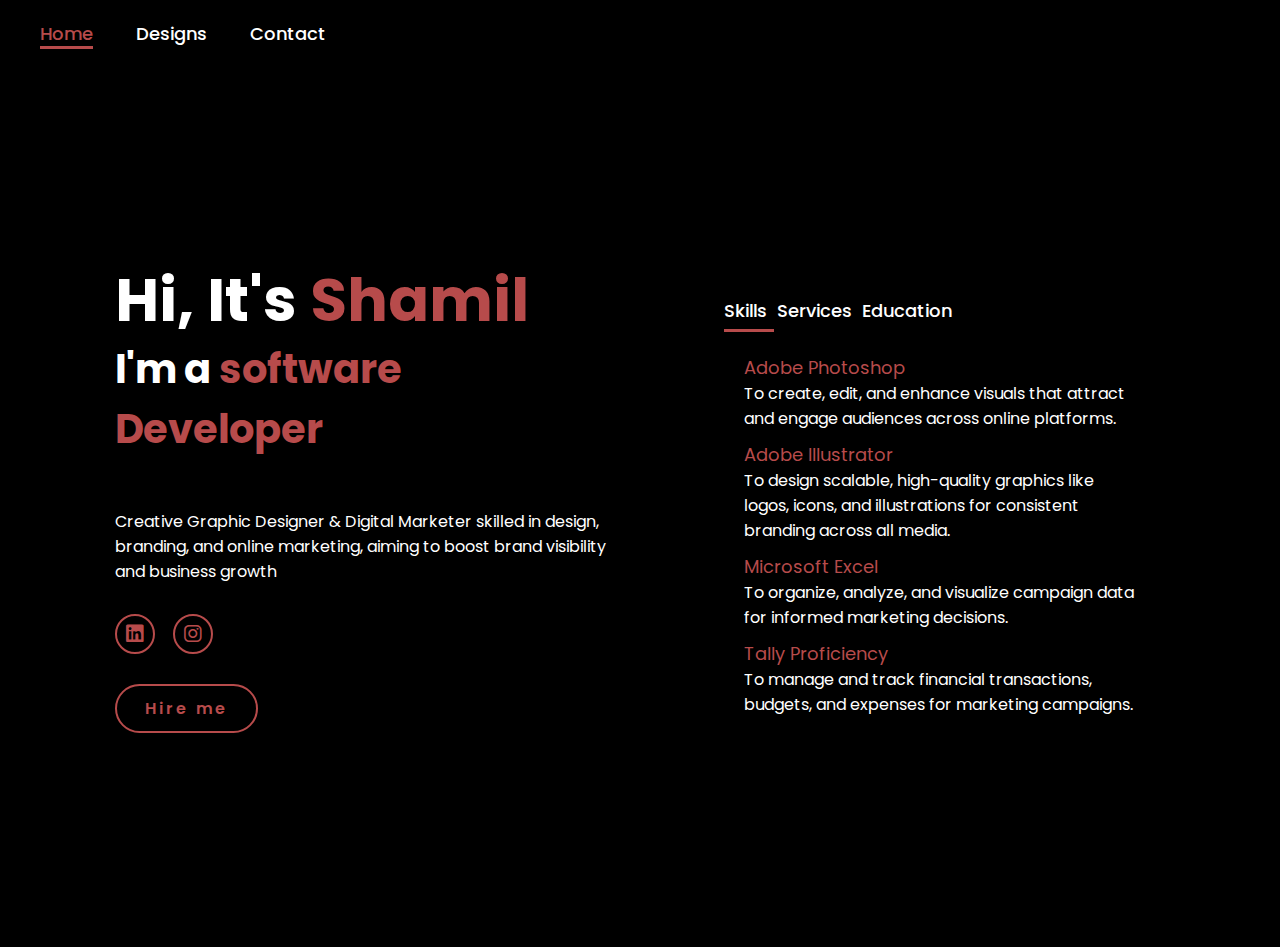
<file: index.html>
<!DOCTYPE html>
<html lang="en">
    
<head>
    <meta charset="UTF-8">
    <meta name="viewport" content="width=device-width, initial-scale=1.0">
    <link rel="stylesheet" href="https://cdnjs.cloudflare.com/ajax/libs/font-awesome/6.5.2/css/all.min.css">
    <link rel="stylesheet" href="styles.css">
    <title>Portfolio Website</title>
</head>
<body>
    <header>

        <nav>
            <a href="index.html" class="active"> Home</a>
            <a href="mywork.html" >Designs</a>
            <a href="contact-form.html" >Contact</a>

        </nav>
    </header>
    <section class="home">
        <div class="home-content">
            <h1>Hi, It's <span>Shamil</span></h1>
            <h3 class="typing-text">I'm a <span></span></h3>
            <p>Creative Graphic Designer & Digital Marketer skilled in design,
              branding, and online marketing, aiming to boost brand visibility and
              business growth</p>
            <div class="social-icons">
                <a href="https://www.linkedin.com/in/mohammed-shamil-8b7944371?utm_source=share&utm_campaign=share_via&utm_content=profile&utm_medium=android_app "><i class="fa-brands fa-linkedin"></i></a>
                <a href="https://www.instagram.com/shamil__urothodi?igsh=bXI5OGVldGk5OGFx"><i class="fa-brands fa-instagram"></i></a>
            </div>
            <a href="contact-form.html" class="btn">Hire me</a>
        </div>

        <div class="about-main">
            <div class="tab-titles">
                <p class="tab-links active-link" onclick="opentab('Skills')">Skills</p>    
                <p class="tab-links" onclick="opentab('Services')">Services</p>
                <p class="tab-links" onclick="opentab('Education')">Education</p>
            </div>
            <div class="tab-contents active-tab" id="Skills">
                <ul>
                    <li><span>Adobe Photoshop</span><br>To create, edit, and enhance visuals that attract and engage audiences across online platforms.</li>
                    <li><span>Adobe Illustrator</span><br>To design scalable, high-quality graphics like logos, icons, and illustrations for consistent branding across all media.</li>
                    <li><span>Microsoft Excel</span><br>To organize, analyze, and visualize campaign data for informed marketing decisions.</li>
                    <li><span>Tally Proficiency</span><br>To manage and track financial transactions, budgets, and expenses for marketing campaigns.</li>
                </ul>
            </div>
            <div class="tab-contents" id="Services">
                 <ul>
                    <li><span>Logo Designing</span><br>Visually represent your brand.</li>
                    <li><span>Social Media Posters</span><br>Promote and engage your audience.</li>
                    <li><span>Menu Card Designing</span><br>Showcase your offerings attractively.</li>
                    <li><span>Resume/CV Designing</span><br>Present your professional career profile.</li>
                    <li><span>Banner And Flex Designing</span><br>Advertise products or events.</li>
                </ul>
            </div>
            <div class="tab-contents" id="Education">
                <ul>
                    <li><span>Digital Marketing</span><br>Adsin institute,calicut</li>
                    <li><span>Diploma in Graphic Design</span><br>Adsin Institute, calicut</li>
                    <li><span>B.Com in Business Process Services</span><br>Sri Krishna Adithya College of arts and science - coimbatore</li>
                    <li><span>Higher Secondary Education</span><br>IKT Higher Secondary School</li>
                    <li><span>SSLC</span><br>IKT High school</li>
                </ul>
            </div>

        </div>

    <script>
        var tablinks = document.getElementsByClassName("tab-links");
        var tabcontents = document.getElementsByClassName("tab-contents");

        function opentab(tabname){
            for(tablink of tablinks){
                tablink.classList.remove("active-link");
            }
            for(tabcontent of tabcontents){
                tabcontent.classList.remove("active-tab");
            }
            event.currentTarget.classList.add("active-link");
            document.getElementById(tabname).classList.add("active-tab");
        }
    </script> 
    </section>   
</body>

</html>
</file>
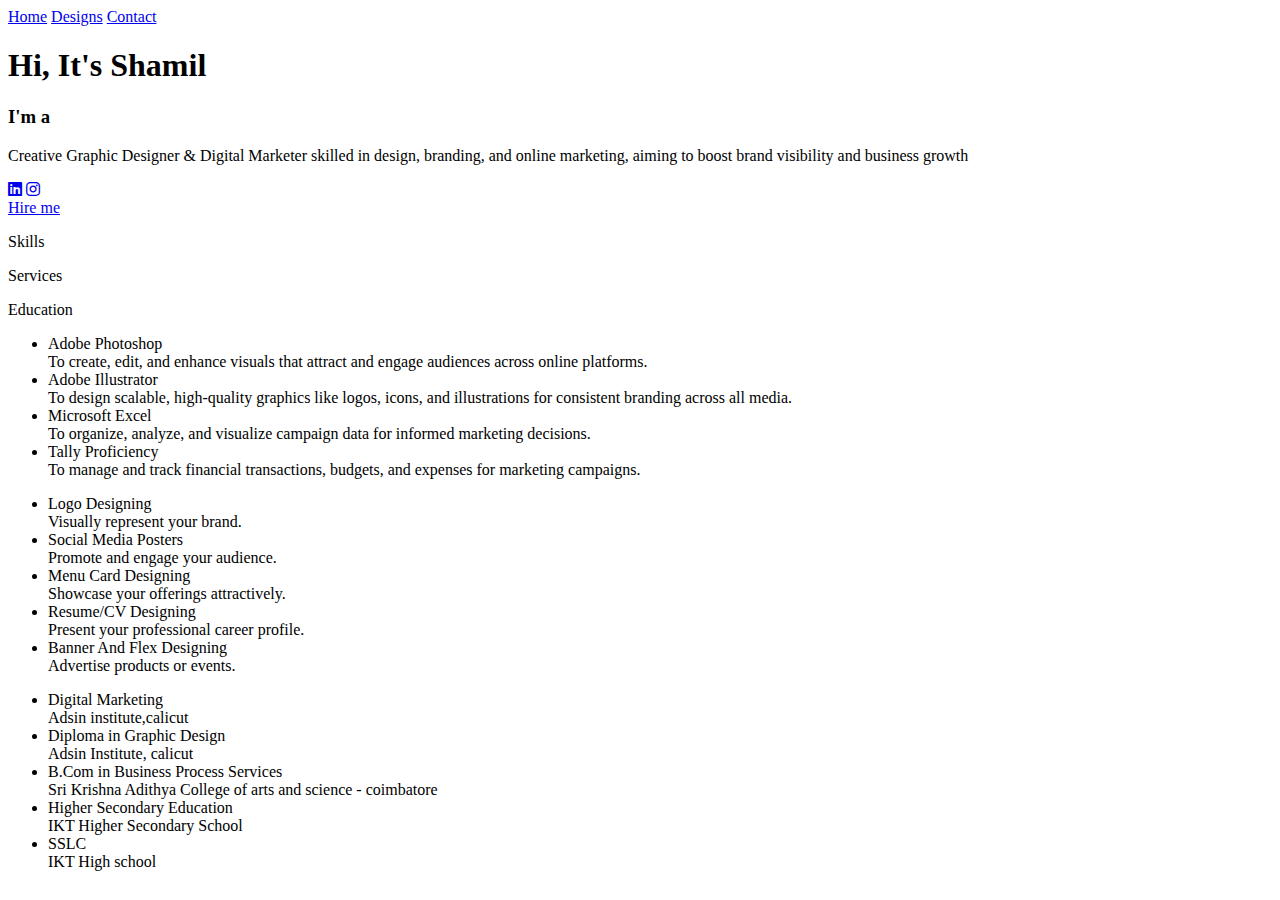
<file: shamil's portfolio/index.html>
<!DOCTYPE html>
<html lang="en">
    
<head>
    <meta charset="UTF-8">
    <meta name="viewport" content="width=device-width, initial-scale=1.0">
    <link rel="stylesheet" href="https://cdnjs.cloudflare.com/ajax/libs/font-awesome/6.5.2/css/all.min.css">
    <link rel="stylesheet" href="D:\shamil's portfolio\styles.css">
    <title>Portfolio Website</title>
</head>
<body>
    <header>

        <nav>
            <a href="D:\shamil's portfolio\index.html" class="active"> Home</a>
            <a href="D:\shamil's portfolio\mywork.html" >Designs</a>
            <a href="D:\shamil's portfolio\contact-form.html" >Contact</a>

        </nav>
    </header>
    <section class="home">
        <div class="home-content">
            <h1>Hi, It's <span>Shamil</span></h1>
            <h3 class="typing-text">I'm a <span></span></h3>
            <p>Creative Graphic Designer & Digital Marketer skilled in design,
              branding, and online marketing, aiming to boost brand visibility and
              business growth</p>
            <div class="social-icons">
                <a href="https://www.linkedin.com/in/mohammed-shamil-8b7944371?utm_source=share&utm_campaign=share_via&utm_content=profile&utm_medium=android_app "><i class="fa-brands fa-linkedin"></i></a>
                <a href="https://www.instagram.com/shamil__urothodi?igsh=bXI5OGVldGk5OGFx"><i class="fa-brands fa-instagram"></i></a>
            </div>
            <a href="D:\shamil's portfolio\contact-form.html" class="btn">Hire me</a>
        </div>

        <div class="about-main">
            <div class="tab-titles">
                <p class="tab-links active-link" onclick="opentab('Skills')">Skills</p>    
                <p class="tab-links" onclick="opentab('Services')">Services</p>
                <p class="tab-links" onclick="opentab('Education')">Education</p>
            </div>
            <div class="tab-contents active-tab" id="Skills">
                <ul>
                    <li><span>Adobe Photoshop</span><br>To create, edit, and enhance visuals that attract and engage audiences across online platforms.</li>
                    <li><span>Adobe Illustrator</span><br>To design scalable, high-quality graphics like logos, icons, and illustrations for consistent branding across all media.</li>
                    <li><span>Microsoft Excel</span><br>To organize, analyze, and visualize campaign data for informed marketing decisions.</li>
                    <li><span>Tally Proficiency</span><br>To manage and track financial transactions, budgets, and expenses for marketing campaigns.</li>
                </ul>
            </div>
            <div class="tab-contents" id="Services">
                 <ul>
                    <li><span>Logo Designing</span><br>Visually represent your brand.</li>
                    <li><span>Social Media Posters</span><br>Promote and engage your audience.</li>
                    <li><span>Menu Card Designing</span><br>Showcase your offerings attractively.</li>
                    <li><span>Resume/CV Designing</span><br>Present your professional career profile.</li>
                    <li><span>Banner And Flex Designing</span><br>Advertise products or events.</li>
                </ul>
            </div>
            <div class="tab-contents" id="Education">
                <ul>
                    <li><span>Digital Marketing</span><br>Adsin institute,calicut</li>
                    <li><span>Diploma in Graphic Design</span><br>Adsin Institute, calicut</li>
                    <li><span>B.Com in Business Process Services</span><br>Sri Krishna Adithya College of arts and science - coimbatore</li>
                    <li><span>Higher Secondary Education</span><br>IKT Higher Secondary School</li>
                    <li><span>SSLC</span><br>IKT High school</li>
                </ul>
            </div>

        </div>

    <script>
        var tablinks = document.getElementsByClassName("tab-links");
        var tabcontents = document.getElementsByClassName("tab-contents");

        function opentab(tabname){
            for(tablink of tablinks){
                tablink.classList.remove("active-link");
            }
            for(tabcontent of tabcontents){
                tabcontent.classList.remove("active-tab");
            }
            event.currentTarget.classList.add("active-link");
            document.getElementById(tabname).classList.add("active-tab");
        }
    </script> 
    </section>   
</body>
</html>
</file>
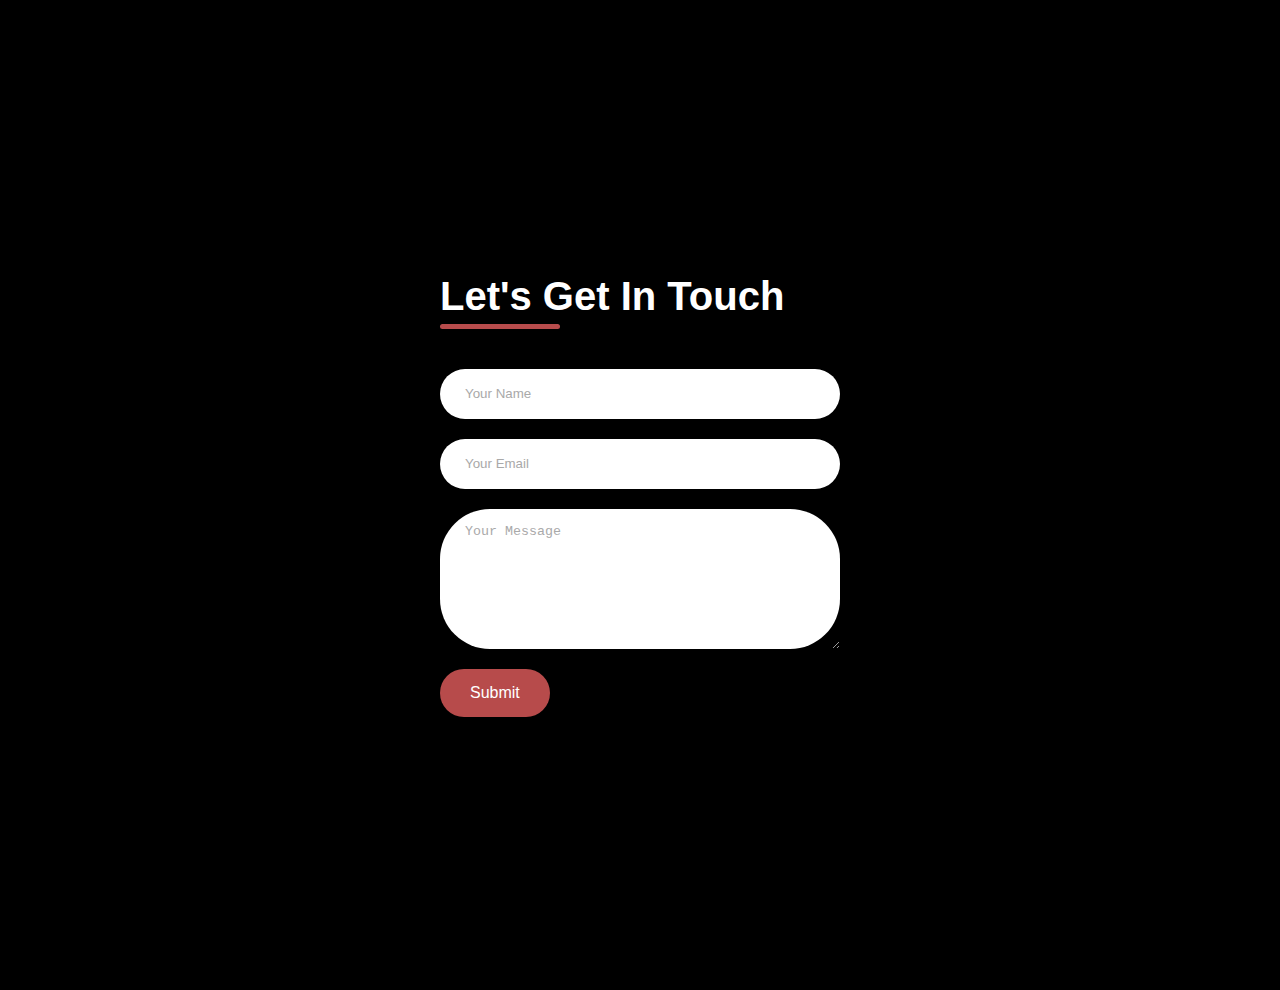
<file: contact-form.html>
<!DOCTYPE html>
<html lang="en">
<head>
    <meta charset="UTF-8">
    <meta name="viewport" content="width=device-width, initial-scale=1.0">
    <title>Contact-Form</title>
</head>
<style>
*{ 
    padding: 0;
    margin: 0;
    box-sizing: border-box;
}

body{
    font-family: 'Poppins', sans-serif;
    background-color: black;
}

.contact-container{
    height: 110vh;
    display: flex;
    align-items: center;
    justify-content: space-evenly;
}

.contact-form{
    display: flex;
    flex-direction: column;
    align-items: start;
    gap: 20px;
}

.title h2{
    font-weight: 600;
    color: white;
    font-size: 40px;
    margin-bottom: 5px;
}

.title hr{
    border: none;
    width: 120px;
    height: 5px;
    background-color: #b74b4b;
    border-radius: 10px;
    margin-bottom: 20px;
}

.contact-inputs{
    width: 400px;
    height: 50px;
    border: none;
    outline: none;
    padding-left: 25px;
    font-weight: 500;
    color: #666;
    border-radius: 50px;
}

.contact-textarea{
    width: 400px;
    height: 140px;
    padding-top: 15px;
    border: none;
    outline: none;
    padding-left: 25px;
    font-weight: 500;
    color: #666;
    border-radius: 50px;

}
.contact-textarea:focus{
    border:2px solid #b74b4b;
}

.contact-textarea::placeholder{
    color: #a9a9a9;
}
.contact-inputs:focus{
    border:2px solid #b74b4b;
}

.contact-inputs::placeholder{
    color: #a9a9a9;
}
.contact-form button{
    display: flex;
    align-items: center;
    padding: 15px 30px;
    font-size: 16px;
    color: #fff;
    gap: 10px;
    border: none;
    border-radius: 50px;
    background-color: #b74b4b;
}

@media(max-width:800px){
    .contact-inputs{
        width: 80vw;
    }
}


    </style>
<body>
    <div class="contact-container">
     <form action="https://api.web3forms.com/submit" method="POST" class="contact-form">
        <div class="title">
            <h2>Let's Get In Touch</h2>
            <hr>
        </div>
         <input type="hidden" name="access_key" value="04071ead-c5f2-4f04-8aee-0f149a4de833">
        <input type="Text" name="name" placeholder="Your Name" class="contact-inputs" required>
        <input type="Email" name="email" placeholder="Your Email" class="contact-inputs" required>
        <textarea name="Message" placeholder="Your Message" class="contact-textarea" required ></textarea>
        <button type="submit">Submit</button>
     </form>
    </div>
</body>
</html>
</file>
<file: styles.css>
@import url('https://fonts.googleapis.com/css2?family=Poppins:wght@100;200;300;400;500;600&display=swap');

*{
    margin: 0;
    padding: 0;
    box-sizing: border-box;
    text-decoration: none;
    border: none;
    outline: none;
    font-family: 'Poppins', sans-serif;
}

html{
    font-size: 62.5%;
}

body{
    width: 100%;
    height: 100vh;
    overflow-x: hidden;
    background-color: black;
    color: white;
}

header{
    margin-top: 20px;

    top: 0;
    left: 0;
    width: 100%;

    background-color: transparent;
    filter: drop-shadow(10px);
    display: flex;
    justify-content: space-between;
    align-items: center;
    z-index: 100;
}

nav a{
    font-size: 1.8rem;
    color: white;
    margin-left: 4rem;
    font-weight: 500;
    transition: 0.3s ease;
    border-bottom: 3px solid transparent;
}

nav a:hover,
nav a.active{
    color: #b74b4b;
    border-bottom: 3px solid #b74b4b;
}

@media(max-width:995px){
    nav{
    display: flex;
    justify-content: space-between;    
    font-size: 1.8rem;
    color: white;
    margin-left: 0px;
    font-weight: 500;
    transition: 0.3s ease;
    border-bottom: 3px solid transparent;

    }
    

    nav a:hover,
    nav a.active{
    color: #b74b4b;
    border-bottom: 3px solid #b74b4b;
    }

}



section{
    min-height: 100vh;
    padding: 5rem 9% 5rem;
}

.home{
    display: flex;
    justify-content: center;
    align-items: center;
    gap: 8rem;
    background-color: black;
}

.home .home-content h1{
    font-size: 6rem;
    font-weight: 700;
    line-height: 1.3;
}

span{
    color: #b74b4b;
}

.home-content h3{
    font-size: 4rem;
    margin-bottom: 1rem;
    font-weight: 700;
}

.home-content p{
    font-size: 1.6rem;
    padding-top: 40px;
}

.social-icons a{
    display: inline-flex;
    justify-content: center;
    align-items: center;
    width: 4rem;
    height: 4rem;
    background-color: transparent;
    border: 0.2rem solid #b74b4b;
    font-size: 2rem;
    border-radius: 50%;
    margin: 3rem 1.5rem 3rem 0;
    transition: 0.3s ease;
    color: #b74b4b;
}

.social-icons a:hover{
    color: black;
    transform: scale(1.3) translateY(-5px);
    background-color: #b74b4b;
    box-shadow: 0  0 25px #b74b4b;
}

.btn{
    display: inline-block;
    padding: 1rem 2.8rem;
    background-color: black;
    border-radius: 4rem;
    font-size: 1.6rem;
    color: #b74b4b;
    letter-spacing: 0.3rem;
    font-weight: 600;
    border: 2px solid #b74b4b;
    transition: 0.3s ease;
    cursor: pointer;
}

.btn:hover{
    transform: scale3d(1.03);
    background-color: #b74b4b;
    color: black;
    box-shadow: 0 0 25px #b74b4b;
}

.typing-text{
    font-size: 34px;
    font-weight: 600;
    min-width: 280px;
}

.typing-text span{
    position: relative;
}

.typing-text span::before{
    content: "software Developer";
    color: #b74b4b;
    animation: words 20s infinite;
}

.typing-text span::after{
    content: "";
    background-color: black;
    position: absolute;
    width: calc(100% + 8px);
    height: 100%;
    border-left: 3px solid black;
    right: -8;
    animation: cursor 0.6s infinite;
}

@keyframes cursor{
    to{
        border-left: 3px solid #b74b4b;

    }
}

@keyframes words{
    0%, 50%{
        content: "Creative Visual Artist";
    }
    51%, 100%{
        content: "Design Specialist";
    }

}

@media (max-width: 1000px){
    .home{
        gap: 4rem;
    }
}

@media(max-width:995px){
    .home{
        flex-direction: column;
        margin: 5rem 4rem;
    }

    .home .home-content h3{
        font-size: 2.5rem;
    }

    .home-content h1{
        font-size: 5rem;
    }

}

.about-main{
    padding-right:80px ;
    position: relative;
    left: 50px;
}

.tab-titles{
    display: flex;
    margin: 20px -30px ;
    padding: 1rem;
    border-radius: 0.5rem;
}


.tab-links{
    margin-right:10px;
    font-size: 18px;
    font-weight: 500;
    cursor: pointer;
    position: relative;
}
.tab-links::after{
    content: '';
    width: 0;
    height: 3px;
    background: #b74b4b;
    position: absolute;
    left: 0;
    bottom: -8px;
    transition: 0.5s;
}
.tab-links.active-link::after{
    width: 50px;
}

.tab-contents ul li{
    list-style: none;
    margin: 10px 0;
}

.tab-contents ul li span{
    color: #b74b4b;
    font-size: 1.8rem;
}

.tab-contents ul li{
    font-size: 1.6rem;
}

.tab-contents{
    display: none;
}

.tab-contents.active-tab{
    display: block;
}
}
</file>
